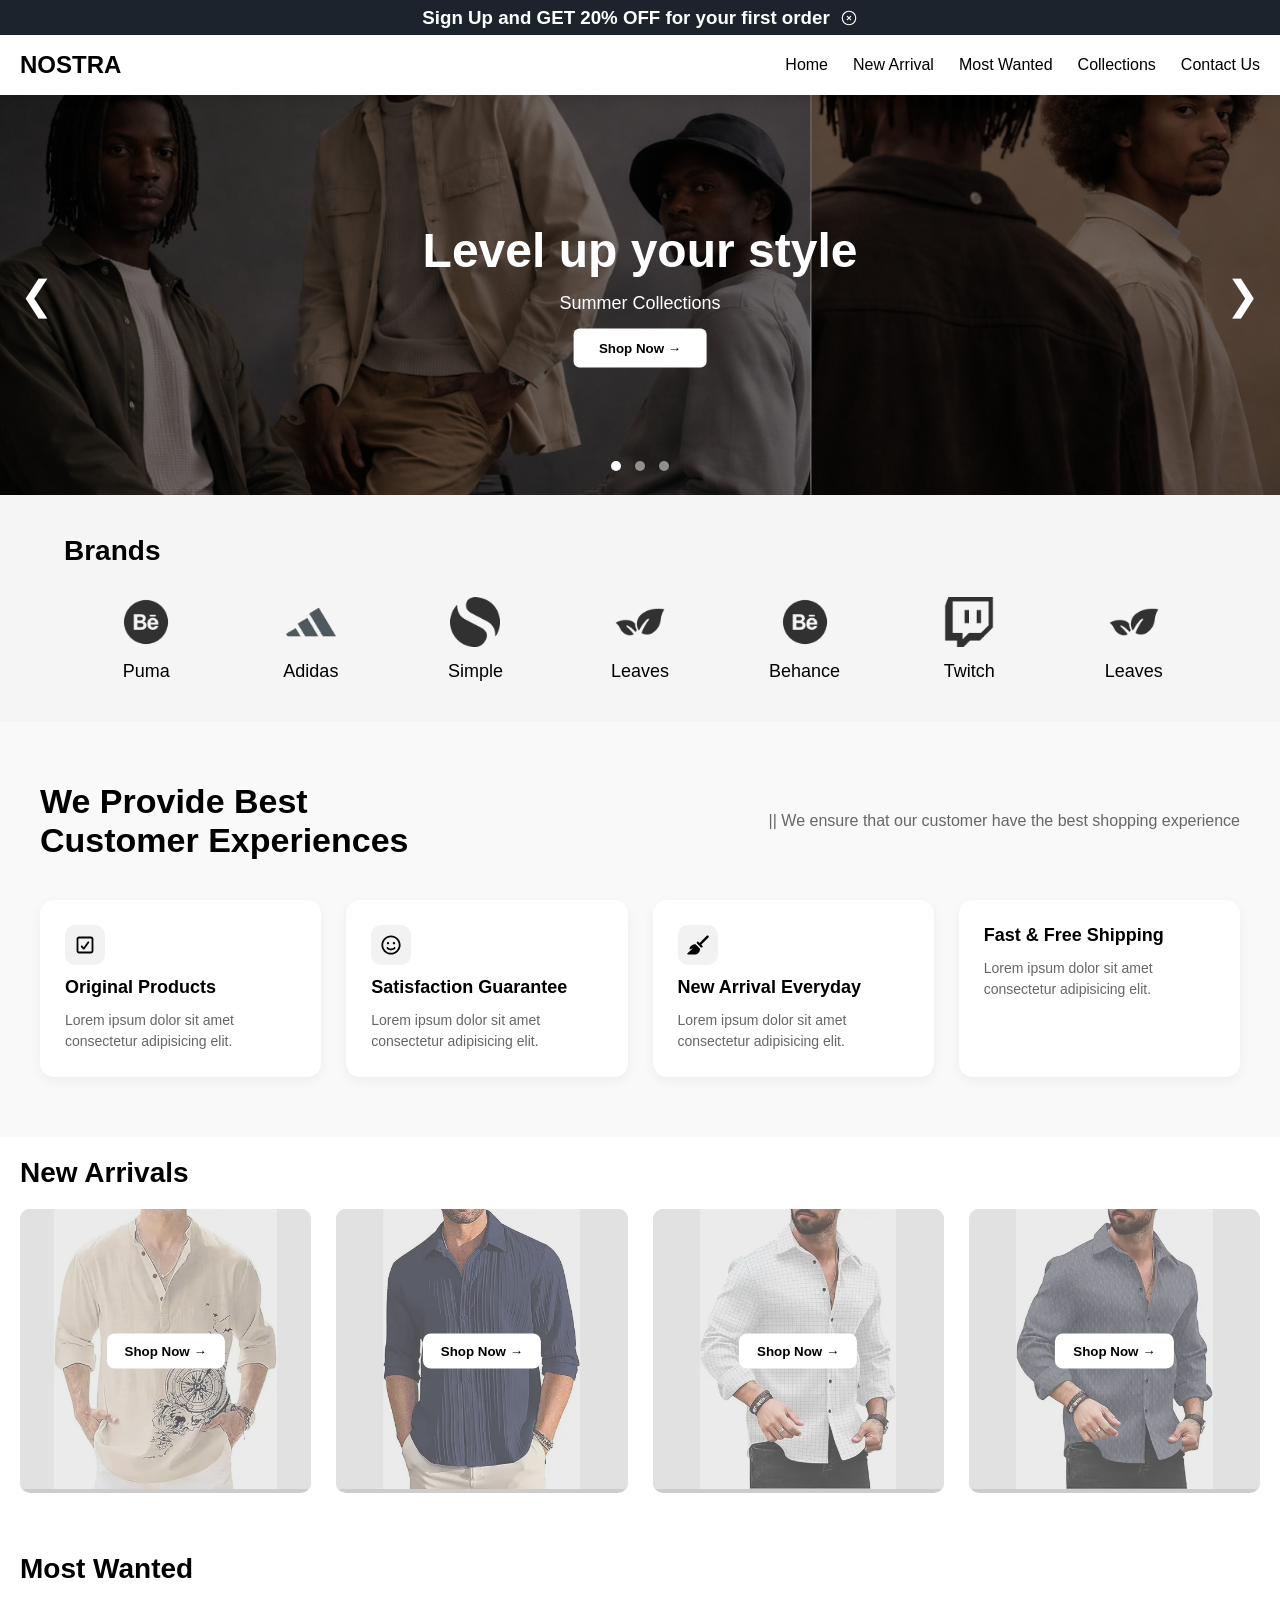
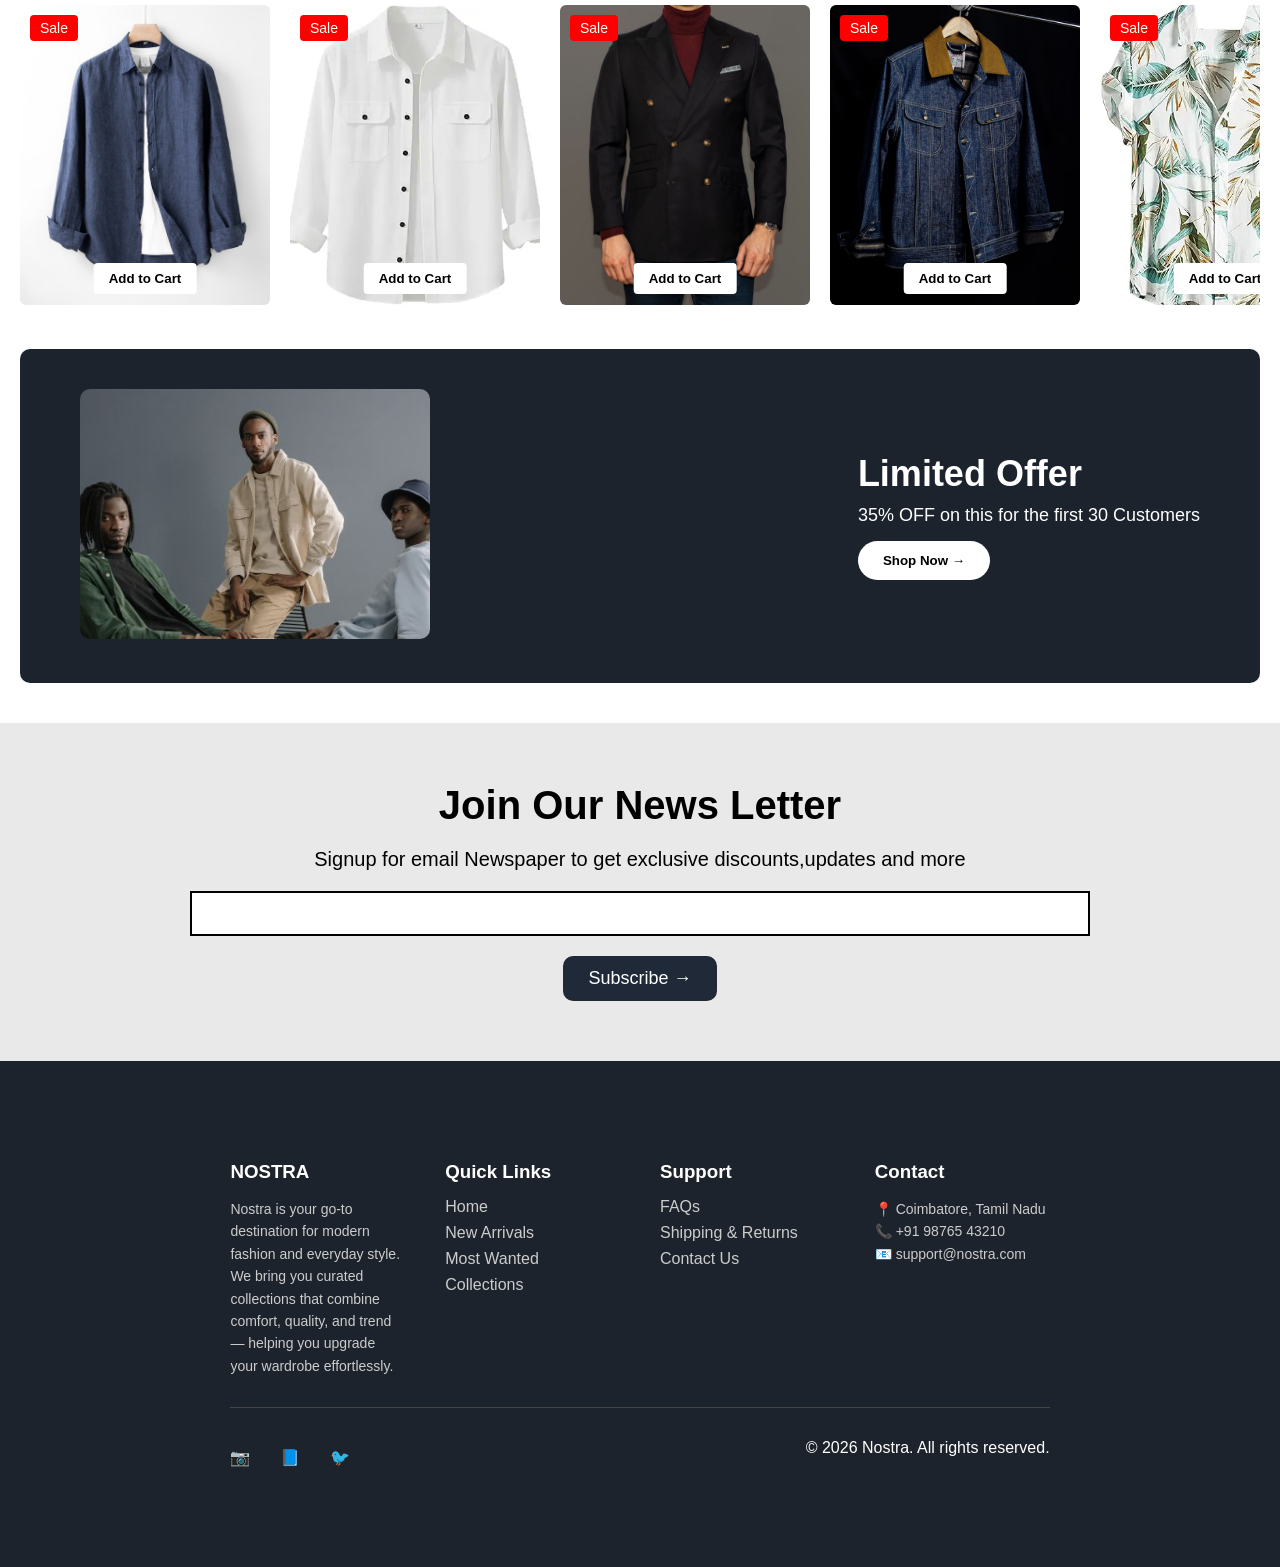
<file: index.html>
<!DOCTYPE html>
<html lang="en">

<head>
<meta charset="UTF-8">
<meta name="viewport" content="width=device-width, initial-scale=1.0">
<title>Nostra</title>

<link rel="stylesheet" href="style.css">
</head>

<body>

<!-- Top Advertisement -->

<section class="top-ad" id = "topAd">
<h3>Sign Up and GET 20% OFF for your first order</h3>

<svg class="close-icon" onclick="closeAd()" xmlns="http://www.w3.org/2000/svg" fill="none"
viewBox="0 0 24 24" stroke-width="1.5" stroke="currentColor">
<path stroke-linecap="round" stroke-linejoin="round"
d="m9.75 9.75 4.5 4.5m0-4.5-4.5 4.5M21 12a9 9 0 1 1-18 0 9 9 0 0 1 18 0Z"/>
</svg>
</section>

<!-- Navbar -->

<section class="navbar">

    <h1>NOSTRA</h1>

    <!-- DESKTOP MENU -->
    <div class="navbar--s1" id="navLinks">
        <a href="index.html">Home</a>
        <a href="#new-arrivals">New Arrival</a>
        <a href="#most-wanted">Most Wanted</a>
        <a href="collections.html">Collections</a>
        <a href="contact.html">Contact Us</a>
    </div>

    <!-- HAMBURGER -->
    <div class="hamburger" onclick="toggleMenu()">
        ☰
    </div>

</section>

<section class="slider">

<div class="slides">

  <div class="slide" style="background-image: url('img/sld1.png');">
    <div class="overlay"></div>
    <div class="slider-content">
      <h1>Level up your style</h1>
      <p>Summer Collections</p>
      <button class="slider-btn">Shop Now →</button>
    </div>
  </div>

  <div class="slide" style="background-image: url('img/sld1.png');">
    <div class="overlay"></div>
    <div class="slider-content">
      <h1>Upgrade your wardrobe</h1>
      <p>New Arrivals</p>
      <button class="slider-btn">Shop Now →</button>
    </div>
  </div>

  <div class="slide" style="background-image: url('img/sld1.png');">
    <div class="overlay"></div>
    <div class="slider-content">
      <h1>Fresh looks everyday</h1>
      <p>Trending Styles</p>
      <button class="slider-btn">Shop Now →</button>
    </div>
  </div>

</div>

  <!-- Arrows -->
  <div class="arrow left" onclick="prevSlide()">❮</div>
  <div class="arrow right" onclick="nextSlide()">❯</div>

  <!-- Dots -->
  <div class="dots">
    <span class="dot active" onclick="goToSlide(0)"></span>
    <span class="dot" onclick="goToSlide(1)"></span>
    <span class="dot" onclick="goToSlide(2)"></span>
  </div>

</section>



    <!-- BRANDS SECTION -->
<section class="brands">

    <h2>Brands</h2>

    <div class="brand-container">

        <div class="brand">
            <img src="img/puma.png">
            <p>Puma</p>
        </div>

        <div class="brand">
            <img src="img/adidas.png">
            <p>Adidas</p>
        </div>

        <div class="brand">
            <img src="img/simnple.png">
            <p>Simple</p>
        </div>

        <div class="brand">
            <img src="img/leaves.png">
            <p>Leaves</p>
        </div>

        <div class="brand">
            <img src="img/behance.png">
            <p>Behance</p>
        </div>

        <div class="brand">
            <img src="img/ywitch.png">
            <p>Twitch</p>
        </div>

        <div class="brand">
            <img src="img/leaves.png">
            <p>Leaves</p>
        </div>

    </div>

</section>


<!--customer review-->

<section class="review">
    <div class="review-header">
        <h1>We Provide Best <br> Customer Experiences</h1>
        <p>|| We ensure that our customer have the best shopping experience</p>
    </div>

    <div class="rvw">
        <!-- Card 1 -->
        <div class="rvw-card">
            <svg xmlns="http://www.w3.org/2000/svg" viewBox="0 0 640 640"><!--!Font Awesome Free v7.2.0 by @fontawesome - https://fontawesome.com License - https://fontawesome.com/license/free Copyright 2026 Fonticons, Inc.--><path fill="rgb(2, 2, 2)" d="M480 96C515.3 96 544 124.7 544 160L544 480C544 515.3 515.3 544 480 544L160 544C124.7 544 96 515.3 96 480L96 160C96 124.7 124.7 96 160 96L480 96zM160 144C151.2 144 144 151.2 144 160L144 480C144 488.8 151.2 496 160 496L480 496C488.8 496 496 488.8 496 480L496 160C496 151.2 488.8 144 480 144L160 144zM390.7 233.9C398.5 223.2 413.5 220.8 424.2 228.6C434.9 236.4 437.3 251.4 429.5 262.1L307.4 430.1C303.3 435.8 296.9 439.4 289.9 439.9C282.9 440.4 276 437.9 271.1 433L215.2 377.1C205.8 367.7 205.8 352.5 215.2 343.2C224.6 333.9 239.8 333.8 249.1 343.2L285.1 379.2L390.7 234z"/></svg>
            <h3>Original Products</h3>
            <p>Lorem ipsum dolor sit amet consectetur adipisicing elit.</p>
        </div>

        <!-- Card 2 -->
        <div class="rvw-card">
            <svg xmlns="http://www.w3.org/2000/svg" viewBox="0 0 640 640"><!--!Font Awesome Free v7.2.0 by @fontawesome - https://fontawesome.com License - https://fontawesome.com/license/free Copyright 2026 Fonticons, Inc.--><path fill="rgb(2, 2, 2)" d="M528 320C528 205.1 434.9 112 320 112C205.1 112 112 205.1 112 320C112 434.9 205.1 528 320 528C434.9 528 528 434.9 528 320zM64 320C64 178.6 178.6 64 320 64C461.4 64 576 178.6 576 320C576 461.4 461.4 576 320 576C178.6 576 64 461.4 64 320zM241.3 383.4C256.3 399 282.4 416 320 416C357.6 416 383.7 399 398.7 383.4C407.9 373.8 423.1 373.5 432.6 382.7C442.1 391.9 442.5 407.1 433.3 416.6C411.2 439.6 373.3 464 320 464C266.7 464 228.8 439.6 206.7 416.6C197.5 407 197.8 391.8 207.4 382.7C217 373.6 232.2 373.8 241.3 383.4zM208 272C208 254.3 222.3 240 240 240C257.7 240 272 254.3 272 272C272 289.7 257.7 304 240 304C222.3 304 208 289.7 208 272zM400 240C417.7 240 432 254.3 432 272C432 289.7 417.7 304 400 304C382.3 304 368 289.7 368 272C368 254.3 382.3 240 400 240z"/></svg>
            <h3>Satisfaction Guarantee</h3>
            <p>Lorem ipsum dolor sit amet consectetur adipisicing elit.</p>
        </div>

        <!-- Card 3 -->
        <div class="rvw-card">
        <svg xmlns="http://www.w3.org/2000/svg" viewBox="0 0 640 640"><!--!Font Awesome Free v7.2.0 by @fontawesome - https://fontawesome.com License - https://fontawesome.com/license/free Copyright 2026 Fonticons, Inc.--><path fill="rgb(2, 2, 2)" d="M598.6 118.6C611.1 106.1 611.1 85.8 598.6 73.3C586.1 60.8 565.8 60.8 553.3 73.3L361.3 265.3L326.6 230.6C322.4 226.4 316.6 224 310.6 224C298.1 224 288 234.1 288 246.6L288 275.7L396.3 384L425.4 384C437.9 384 448 373.9 448 361.4C448 355.4 445.6 349.6 441.4 345.4L406.7 310.7L598.7 118.7zM373.1 417.4L254.6 298.9C211.9 295.2 169.4 310.6 138.8 341.2L130.8 349.2C108.5 371.5 96 401.7 96 433.2C96 440 103.1 444.4 109.2 441.4L160.3 415.9C165.3 413.4 169.8 420 165.7 423.8L39.3 537.4C34.7 541.6 32 547.6 32 553.9C32 566.1 41.9 576 54.1 576L227.4 576C266.2 576 303.3 560.6 330.8 533.2C361.4 502.6 376.7 460.1 373.1 417.4z"/></svg>
            <h3>New Arrival Everyday</h3>
            <p>Lorem ipsum dolor sit amet consectetur adipisicing elit.</p>
        </div>

        <!-- Card 4 -->
        <div class="rvw-card">
    
            <h3>Fast & Free Shipping</h3>
            <p>Lorem ipsum dolor sit amet consectetur adipisicing elit.</p>
        </div>
    </div>
</section>


<!--New Arrival-->
<section id ="new-arrivals">
  <h2>New Arrivals</h2>

  <div class="new-arr">

    <div class="image-card">
      <img src="img/new1.webp">
      <button>Shop Now →</button>
    </div>

    <div class="image-card">
      <img src="img/new2.webp">
      <button>Shop Now →</button>
    </div>

    <div class="image-card">
      <img src="img/new3.webp">
      <button>Shop Now →</button>
    </div>

    <div class="image-card">
      <img src="img/new4.webp">
      <button>Shop Now →</button>
    </div>

  </div>
</section>

<!-- MOST WANTED -->

<section id ="most-wanted">

<h1 class="section-title">Most Wanted</h1>

<div class="most-wanted-container">

<div class="product-card">
<span class="sale-badge">Sale</span>
<img src="img/shirt.jpg">
<button class="add-cart">Add to Cart</button>
</div>

<div class="product-card">
<span class="sale-badge">Sale</span>
<img src="img/shirt a.webp">
<button class="add-cart">Add to Cart</button>
</div>

<div class="product-card">
<span class="sale-badge">Sale</span>
<img src="img/shirt4.jpg">
<button class="add-cart">Add to Cart</button>
</div>

<div class="product-card">
<span class="sale-badge">Sale</span>
<img src="img/shirt3.jpg">
<button class="add-cart">Add to Cart</button>
</div>


<div class="product-card">
<span class="sale-badge">Sale</span>
<img src="img/shirt b.webp">
<button class="add-cart">Add to Cart</button>
</div>

<div class="product-card">
<span class="sale-badge">Sale</span>
<img src="img/shirt c.webp">
<button class="add-cart">Add to Cart</button>
</div>

<div class="product-card">
<span class="sale-badge">Sale</span>
<img src="img/shirt d.webp">
<button class="add-cart">Add to Cart</button>
</div>

<div class="product-card">
<span class="sale-badge">Sale</span>
<img src="img/shirt e.webp">
<button class="add-cart">Add to Cart</button>
</div>

<div class="product-card">
<span class="sale-badge">Sale</span>
<img src="img/shirt f.webp">
<button class="add-cart">Add to Cart</button>
</div>


</div>

<div class="limited-offer">

    <div class="limited-img">
        <img src="img/limited.jpg" alt="Limited Offer">
    </div>

    <div class="LMtxt">
        <h1>Limited Offer</h1>
        <p>35% OFF on this for the first 30 Customers</p>
        <button class="shop-now">Shop Now →</button>
    </div>

</div>

</section>

<!--NEWS LETTER-->
<section class = "newsletter">
    <h1>Join Our News Letter</h1>
    <p>Signup for email Newspaper to get exclusive discounts,updates and more</p>
    <input type = "text" class = "NL">
    
    <button class = "subscribe-btn">Subscribe → </button>

</section>



<!-- Footer -->

<section class="footer"><section class="footer">

    <div class="footer-container">

        <!-- BRAND -->
        <div class="footer-col">
            <h1>NOSTRA</h1>
            <p>
                Nostra is your go-to destination for modern fashion and everyday style. 
                We bring you curated collections that combine comfort, quality, and trend — 
                helping you upgrade your wardrobe effortlessly.
            </p>
        </div>

        <!-- QUICK LINKS -->
        <div class="footer-col">
            <h3>Quick Links</h3>
            <a href="index.html">Home</a>
            <a href="#new-arrivals">New Arrivals</a>
            <a href="#most-wanted">Most Wanted</a>
            <a href="collections.html">Collections</a>
        </div>

        <!-- SUPPORT -->
        <div class="footer-col">
            <h3>Support</h3>
            <a href="#">FAQs</a>
            <a href="#">Shipping & Returns</a>
            <a href="contact.html">Contact Us</a>
        </div>

        <!-- CONTACT -->
        <div class="footer-col">
            <h3>Contact</h3>
            <p>📍 Coimbatore, Tamil Nadu</p>
            <p>📞 +91 98765 43210</p>
            <p>📧 support@nostra.com</p>
        </div>

    </div>

    <!-- SOCIAL -->
    <div class="footer-bottom">
        <div class="social-icons">
            <span>📷</span>
            <span>📘</span>
            <span>🐦</span>
        </div>

        <p>© 2026 Nostra. All rights reserved.</p>
    </div>

</section>
<script src = "main.js"></script>

<script>

</script>
</body>
</html>
</file>
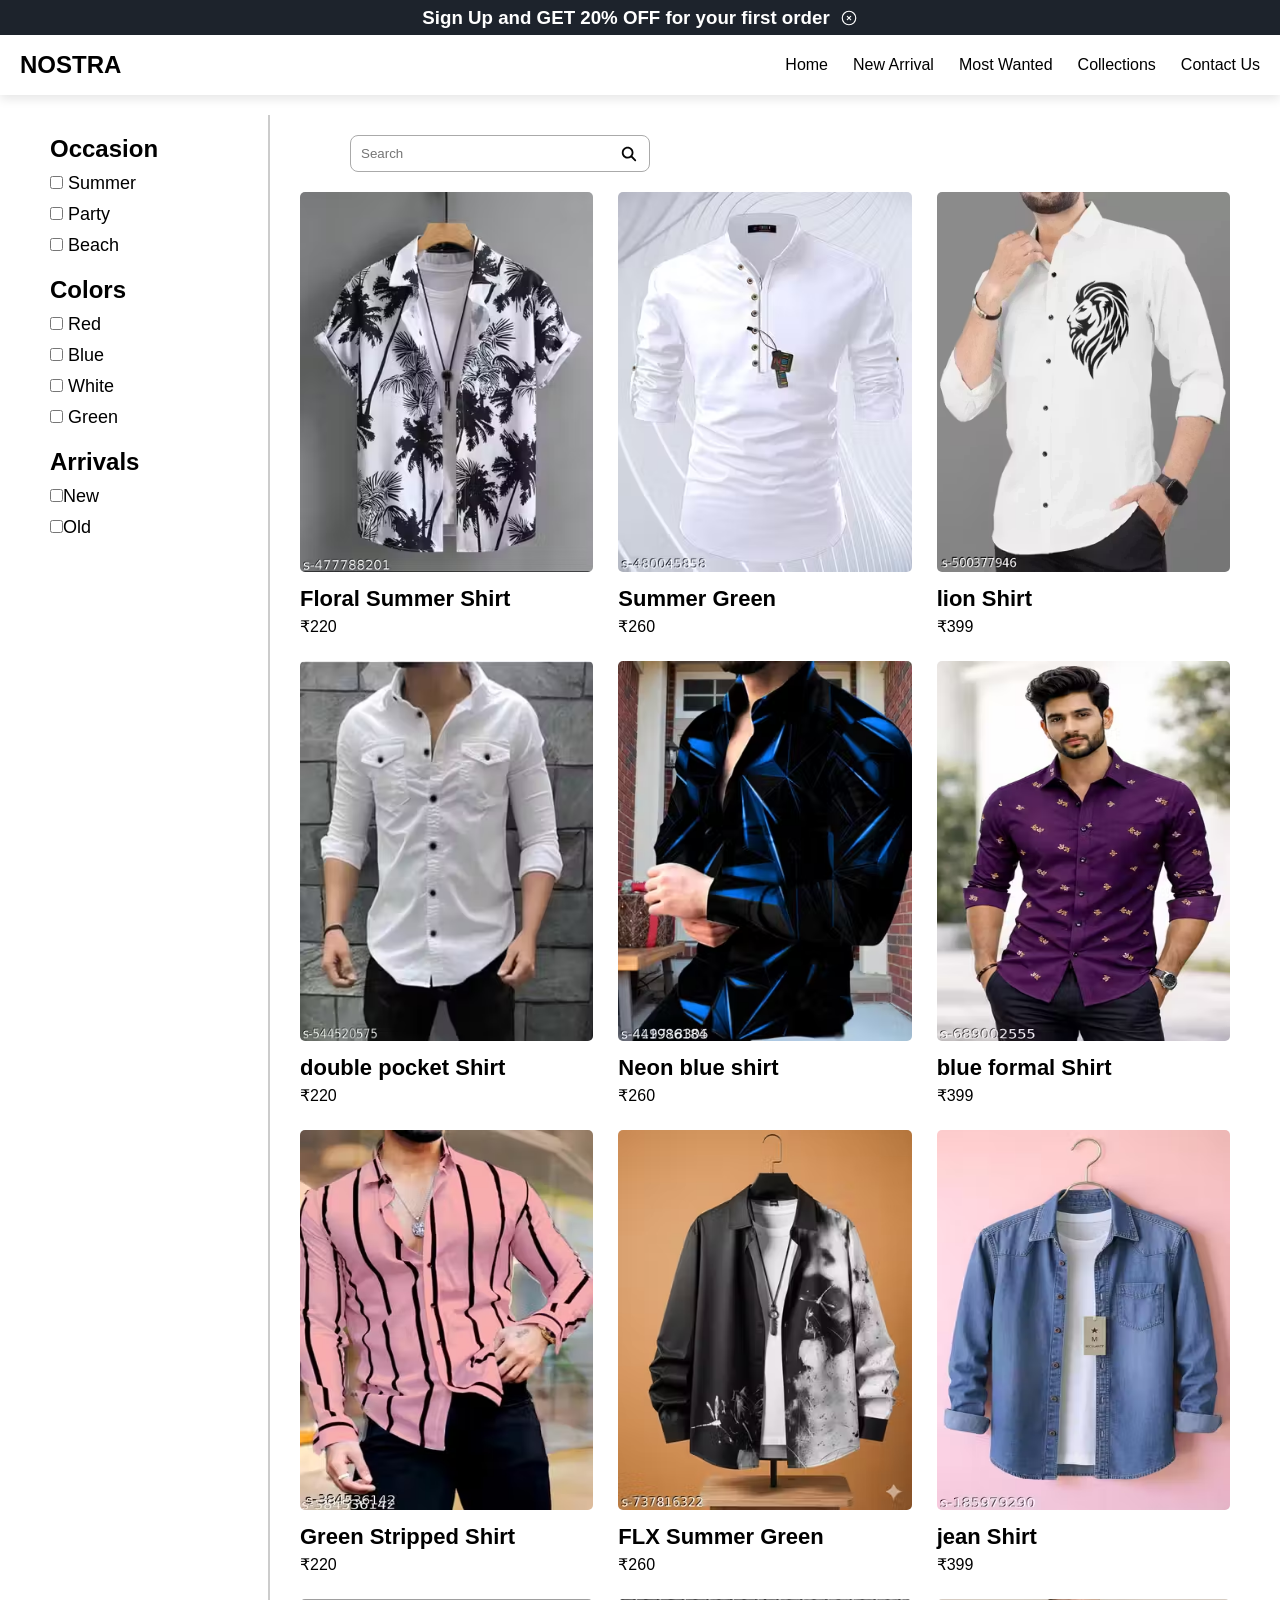
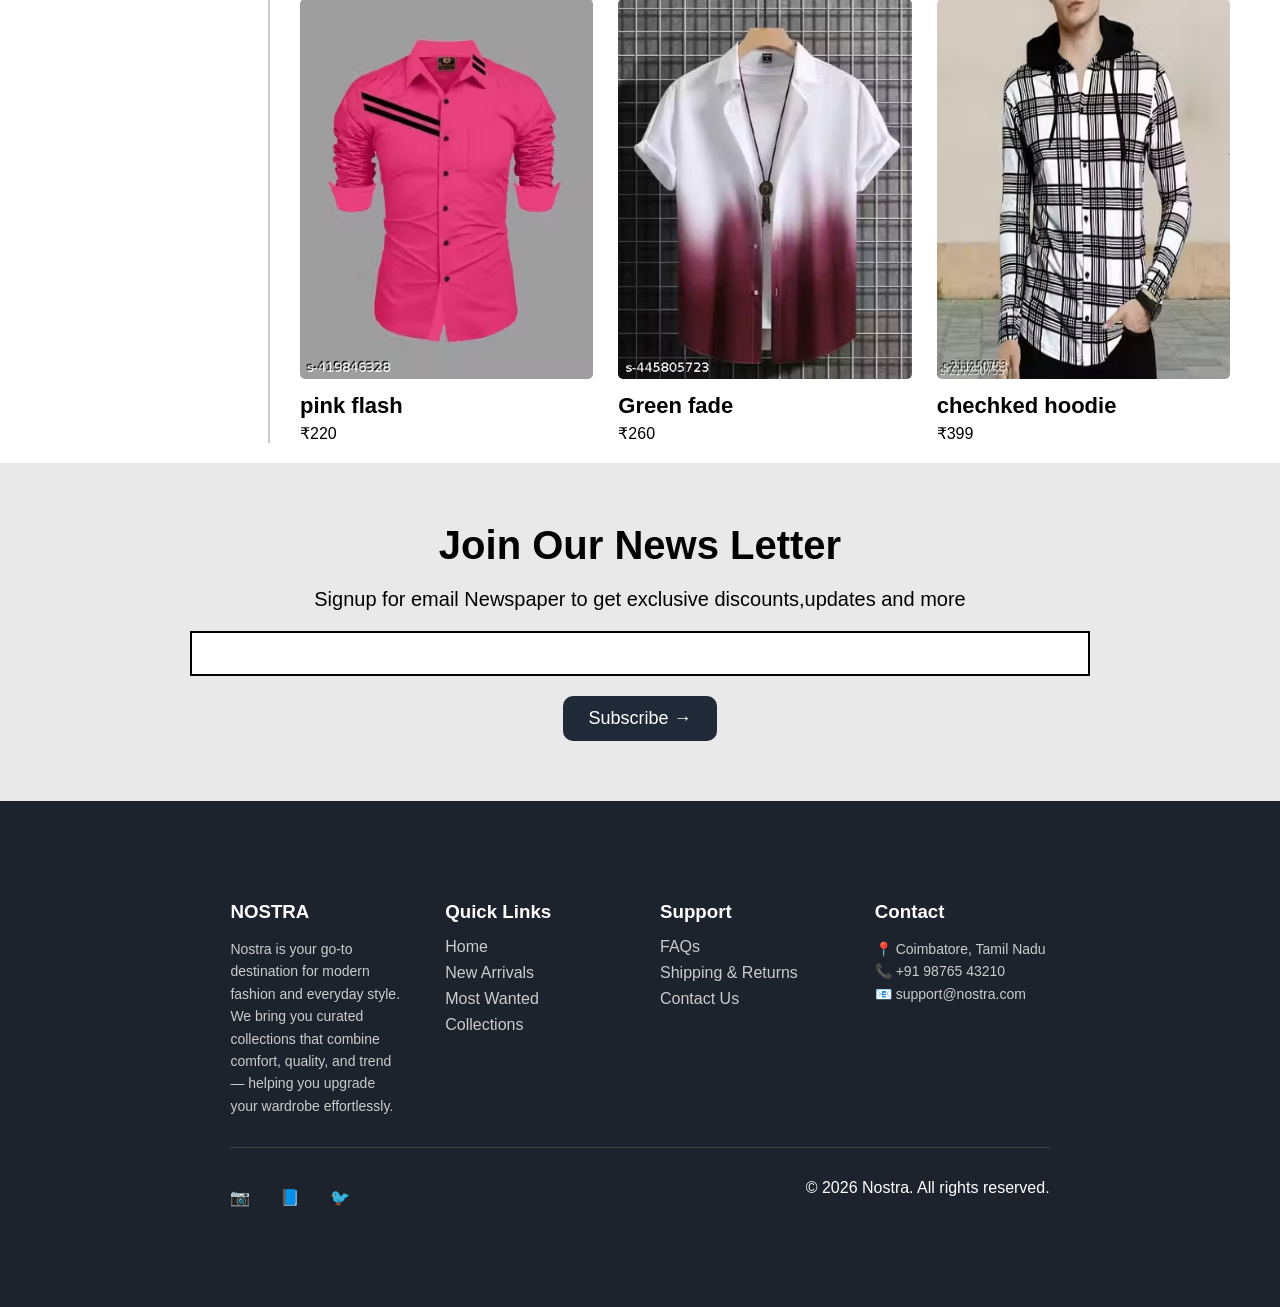
<file: collections.html>
<!DOCTYPE html>
<html lang="en">

<head>
<meta charset="UTF-8">
<meta name="viewport" content="width=device-width, initial-scale=1.0">
<title>Nostra</title>

<link rel="stylesheet" href="style.css">
</head>

<body>

<!-- Top Advertisement -->

<section class="top-ad" id ="topAd">
<h3>Sign Up and GET 20% OFF for your first order</h3>

<svg class="close-icon" onclick="closeAd()" xmlns="http://www.w3.org/2000/svg" fill="none"
viewBox="0 0 24 24" stroke-width="1.5" stroke="currentColor">
<path stroke-linecap="round" stroke-linejoin="round"
d="m9.75 9.75 4.5 4.5m0-4.5-4.5 4.5M21 12a9 9 0 1 1-18 0 9 9 0 0 1 18 0Z"/>
</svg>
</section>

<!-- Navbar -->

<section class="navbar">

    <h1>NOSTRA</h1>

    <!-- DESKTOP MENU -->
    <div class="navbar--s1" id="navLinks">
        <a href="index.html">Home</a>
        <a href="#new-arrivals">New Arrival</a>
        <a href="#most-wanted">Most Wanted</a>
        <a href="collections.html">Collections</a>
        <a href="contact.html">Contact Us</a>
    </div>

    <!-- HAMBURGER -->
    <div class="hamburger" onclick="toggleMenu()">
        ☰
    </div>

</section>



<section class="collection">

    <!-- LEFT FILTER -->
    <div class="filter">
        <h2>Occasion</h2>
        <label><input type="checkbox"> Summer</label>
        <label><input type="checkbox"> Party</label>
        <label><input type="checkbox"> Beach</label>

        <h2>Colors</h2>
        <label><input type="checkbox"> Red</label>
        <label><input type="checkbox"> Blue</label>
        <label><input type="checkbox"> White</label>
        <label><input type="checkbox"> Green</label>

        <h2>Arrivals</h2>
        <label><input type = "checkbox">New</label>
        <label><input type = "checkbox">Old</label>
    </div>

    <!-- RIGHT CONTENT -->
    <div class="products">

        <!-- SEARCH -->
        <div class="search-box">
            <input type="text" placeholder="Search">
            <svg class="search-icon" xmlns="http://www.w3.org/2000/svg" viewBox="0 0 640 640">
            <path fill="rgb(5, 5, 5)" d="M480 272C480 317.9 465.1 360.3 440 394.7L566.6 521.4C579.1 533.9 579.1 554.2 566.6 566.7C554.1 579.2 533.8 579.2 521.3 566.7L394.7 440C360.3 465.1 317.9 480 272 480C157.1 480 64 386.9 64 272C64 157.1 157.1 64 272 64C386.9 64 480 157.1 480 272zM272 416C351.5 416 416 351.5 416 272C416 192.5 351.5 128 272 128C192.5 128 128 192.5 128 272C128 351.5 192.5 416 272 416z"/>
        </svg>
        </div>

        <!-- PRODUCT GRID -->
        <div class="product-grid">

            <div class="card" data-name ="Floral Summer Shirt"  data-category="beach white new">
                <img src="img/cim1.avif">
                <h3>Floral Summer Shirt</h3>
                <p>₹220</p>
            </div>

            <div class="card"  data-name ="Summer Green"  data-category="white old">
                <img src="img/cim 2.avif">
                <h3>Summer Green</h3>
                <p>₹260</p>
            </div>

            <div class="card"  data-name ="lion Shirt"  data-category="white new">
                <img src="img/cim 3.avif">
                <h3>lion Shirt</h3>
                <p>₹399</p>
            </div>

            <div class="card"  data-name ="double pocke Shirt"  data-category="white new">
                <img src="img/cim4.avif">
                <h3>double pocket Shirt</h3>
                <p>₹220</p>
            </div>

            <div class="card" data-name ="neon blue Shirt"  data-category="party blue old">
                <img src="img/cim5.avif">
                <h3>Neon blue shirt</h3>
                <p>₹260</p>
            </div>

            <div class="card"  data-name ="blue formal Shirt"  data-category="blue old">
                <img src="img/cim6.avif">
                <h3>blue formal Shirt</h3>
                <p>₹399</p>
            </div>

                <div class="card"  data-name ="Green striped Shirt"  data-category="summer green new">
                <img src="img/cim7.avif">
                <h3>Green Stripped Shirt</h3>
                <p>₹220</p>
            </div>

            <div class="card"  data-name ="FLX Summer Shirt"  data-category="party white new">
                <img src="img/cim8.avif">
                <h3> FLX Summer Green</h3>
                <p>₹260</p>
            </div>

            <div class="card"  data-name ="jean  Shirt"  data-category="summer blue new">
                <img src="img/cim9.avif">
                <h3>jean  Shirt</h3>
                <p>₹399</p>
            </div>

            <div class="card"  data-name ="pink flash"  data-category="summer red new">
                <img src="img/cim10.avif">
                <h3>pink flash</h3>
                <p>₹220</p>
            </div>

            <div class="card"  data-name ="green fade Shirt"  data-category="beach green new">
                <img src="img/cim111.avif">
                <h3>Green fade</h3>
                <p>₹260</p>
            </div>

            <div class="card"  data-name ="checked hoodie"  data-category="party white new">
                <img src="img/cim12.avif">
                <h3>chechked hoodie</h3>
                <p>₹399</p>
            </div>

            <!-- Add more cards -->
        </div>

    </div>
</section>



<!--NEWS LETTER-->
<section class = "newsletter">
    <h1>Join Our News Letter</h1>
    <p>Signup for email Newspaper to get exclusive discounts,updates and more</p>
    <input type = "text" class = "NL">
    
    <button class = "subscribe-btn">Subscribe → </button>

</section>

<!-- Footer -->

<section class="footer"><section class="footer">

    <div class="footer-container">

        <!-- BRAND -->
        <div class="footer-col">
            <h1>NOSTRA</h1>
            <p>
                Nostra is your go-to destination for modern fashion and everyday style. 
                We bring you curated collections that combine comfort, quality, and trend — 
                helping you upgrade your wardrobe effortlessly.
            </p>
        </div>

        <!-- QUICK LINKS -->
        <div class="footer-col">
            <h3>Quick Links</h3>
            <a href="index.html">Home</a>
            <a href="#new-arrivals">New Arrivals</a>
            <a href="#most-wanted">Most Wanted</a>
            <a href="collections.html">Collections</a>
        </div>

        <!-- SUPPORT -->
        <div class="footer-col">
            <h3>Support</h3>
            <a href="#">FAQs</a>
            <a href="#">Shipping & Returns</a>
            <a href="contact.html">Contact Us</a>
        </div>

        <!-- CONTACT -->
        <div class="footer-col">
            <h3>Contact</h3>
            <p>📍 Coimbatore, Tamil Nadu</p>
            <p>📞 +91 98765 43210</p>
            <p>📧 support@nostra.com</p>
        </div>

    </div>

    <!-- SOCIAL -->
    <div class="footer-bottom">
        <div class="social-icons">
            <span>📷</span>
            <span>📘</span>
            <span>🐦</span>
        </div>

        <p>© 2026 Nostra. All rights reserved.</p>
    </div>

</section>


<script src="main.js"></script>
</body>
</file>
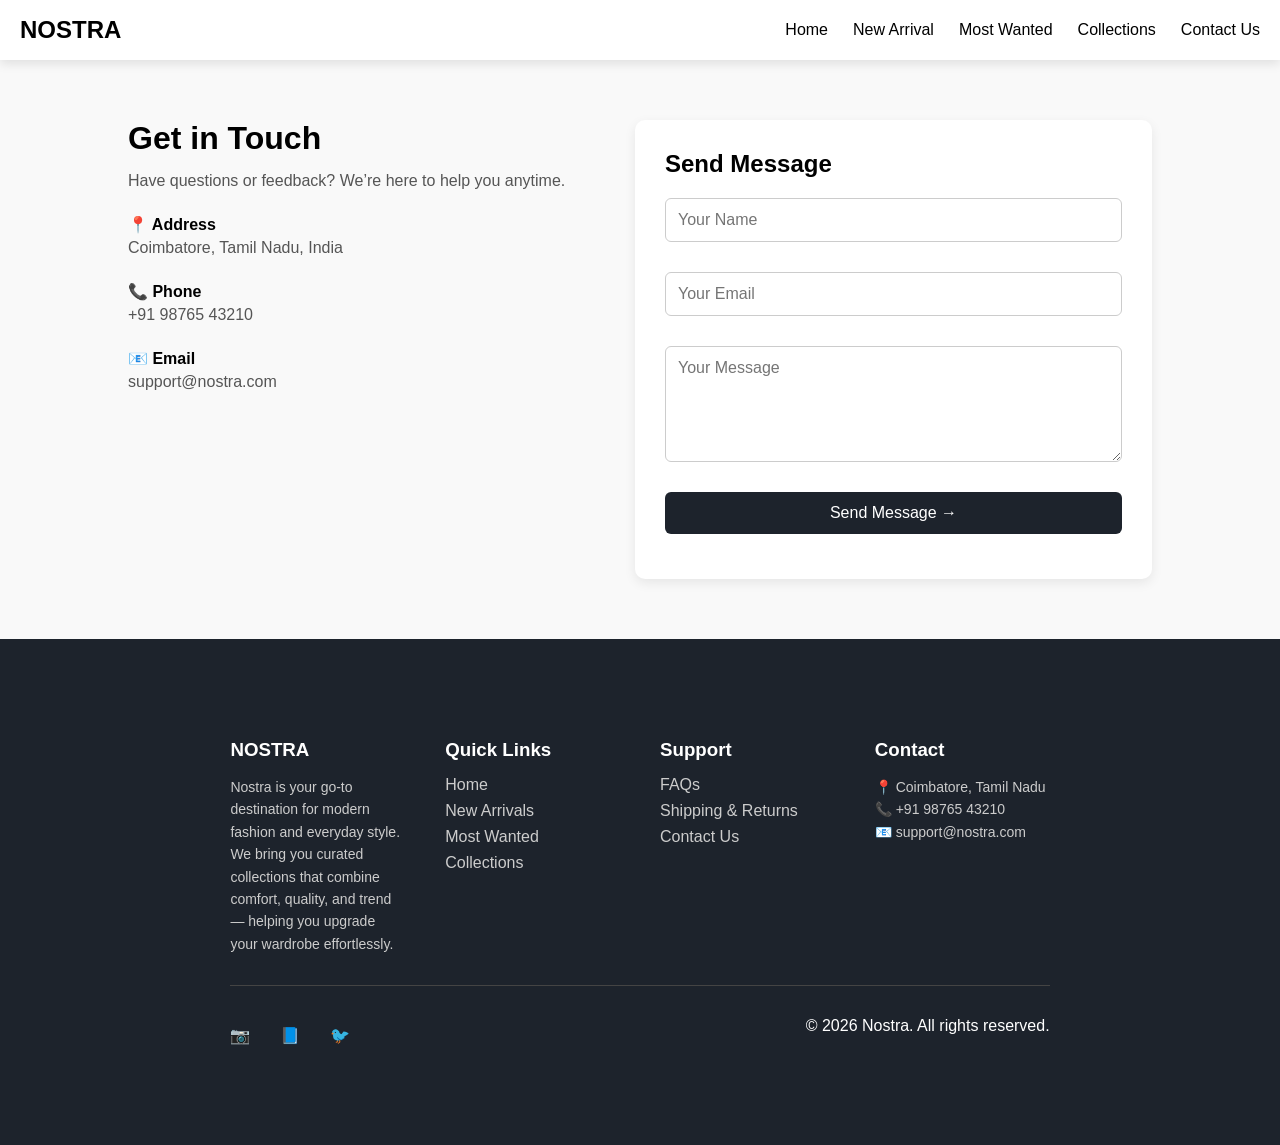
<file: contact.html>
<!DOCTYPE html>
<html lang="en">
<head>
<meta charset="UTF-8">
<meta name="viewport" content="width=device-width, initial-scale=1.0">
<title>Contact - Nostra</title>
<link rel="stylesheet" href="style.css">
</head>

<body>

<section class="navbar">

    <h1>NOSTRA</h1>

    <!-- DESKTOP MENU -->
    <div class="navbar--s1" id="navLinks">
        <a href="index.html">Home</a>
        <a href="#new-arrivals">New Arrival</a>
        <a href="#most-wanted">Most Wanted</a>
        <a href="collections.html">Collections</a>
        <a href="contact.html">Contact Us</a>
    </div>

    <!-- HAMBURGER -->
    <div class="hamburger" onclick="toggleMenu()">
        ☰
    </div>

</section>


<!-- CONTACT SECTION -->
<section class="contact">

    <div class="contact-container">

        <!-- LEFT SIDE -->
        <div class="contact-info">
            <h2>Get in Touch</h2>
            <p>Have questions or feedback? We’re here to help you anytime.</p>

            <div class="info-box">
                <h4>📍 Address</h4>
                <p>Coimbatore, Tamil Nadu, India</p>
            </div>

            <div class="info-box">
                <h4>📞 Phone</h4>
                <p>+91 98765 43210</p>
            </div>

            <div class="info-box">
                <h4>📧 Email</h4>
                <p>support@nostra.com</p>
            </div>
        </div>

        <!-- RIGHT SIDE FORM -->
        <div class="contact-form">
            <h2>Send Message</h2>

            <form id="contactForm">

                <input type="text" id="name" placeholder="Your Name">
                <small class="error" id="nameError"></small>

                <input type="email" id="email" placeholder="Your Email">
                <small class="error" id="emailError"></small>

                <textarea id="message" placeholder="Your Message" rows="5"></textarea>
                <small class="error" id="messageError"></small>

                <button type="submit">Send Message →</button>

                <p class="success" id="successMsg"></p>

            </form>

        </div>

    </div>

</section>

<!-- Footer -->

<section class="footer"><section class="footer">

    <div class="footer-container">

        <!-- BRAND -->
        <div class="footer-col">
            <h1>NOSTRA</h1>
            <p>
                Nostra is your go-to destination for modern fashion and everyday style. 
                We bring you curated collections that combine comfort, quality, and trend — 
                helping you upgrade your wardrobe effortlessly.
            </p>
        </div>

        <!-- QUICK LINKS -->
        <div class="footer-col">
            <h3>Quick Links</h3>
            <a href="index.html">Home</a>
            <a href="#new-arrivals">New Arrivals</a>
            <a href="#most-wanted">Most Wanted</a>
            <a href="collections.html">Collections</a>
        </div>

        <!-- SUPPORT -->
        <div class="footer-col">
            <h3>Support</h3>
            <a href="#">FAQs</a>
            <a href="#">Shipping & Returns</a>
            <a href="contact.html">Contact Us</a>
        </div>

        <!-- CONTACT -->
        <div class="footer-col">
            <h3>Contact</h3>
            <p>📍 Coimbatore, Tamil Nadu</p>
            <p>📞 +91 98765 43210</p>
            <p>📧 support@nostra.com</p>
        </div>

    </div>

    <!-- SOCIAL -->
    <div class="footer-bottom">
        <div class="social-icons">
            <span>📷</span>
            <span>📘</span>
            <span>🐦</span>
        </div>

        <p>© 2026 Nostra. All rights reserved.</p>
    </div>

</section>
<script src="main.js"></script>

</body>
</html>
</file>
<file: style.css>
*{
margin:0;
padding:0;
box-sizing:border-box;
font-family:Arial;
}

/* Top Ad */

.top-ad{
background-color:#1D232C;
color:white;
height:35px;

display:flex;
justify-content:center;
align-items:center;
gap:10px;
}

.close-icon{
width:18px;
height:18px;
cursor:pointer;
}

/* Navbar */

.navbar{
height:60px;
display:flex;
justify-content:space-between;
align-items:center;
padding:0 20px;
position : sticky;
top : 0;
z-index: 90;
background-color: #FFFFFF;
   box-shadow: 0 4px 10px rgba(0, 0, 0, 0.1);
}

.navbar--s1{
display:flex;
gap:25px;
align-items:center;
}

.navbar--s1 a{
text-decoration:none;
color:black;
font-weight:500;
}

/* Slider */

.slider{
height:500px;
background:#ddd;
}

/* Footer */

.footer {
    background-color: #1D232C;
    color: white;
    padding: 50px 10%;
}

.footer-container {
    display: grid;
    grid-template-columns: repeat(4, 1fr);
    gap: 40px;
}

.footer-col h1,
.footer-col h3 {
    margin-bottom: 15px;
}

.footer-col p {
    font-size: 14px;
    line-height: 1.6;
    color: #ccc;
}

.footer-col a {
    display: block;
    text-decoration: none;
    color: #ccc;
    margin-bottom: 8px;
    transition: 0.3s;
}

.footer-col a:hover {
    color: white;
}

.footer-bottom {
    margin-top: 30px;
    border-top: 1px solid #444;
    padding-top: 20px;
    display: flex;
    justify-content: space-between;
    align-items: center;
}

.social-icons span {
    margin-right: 15px;
    cursor: pointer;
}

/* MOBILE */
@media (max-width: 768px) {
    .footer-container {
        grid-template-columns: 1fr 1fr;
    }
}
.social-icons{
margin-top:20px;
display:flex;
gap:15px;
}

.icon{
width:24px;
height:24px;
fill:white;
cursor:pointer;
}
.newsletter{
width:100%;
padding:60px 20px;
background:#e9e9e9;

display:flex;
flex-direction:column;
align-items:center;
text-align:center;
gap:20px;
}

.newsletter h1{
font-size:40px;
}

.newsletter p{
font-size:20px;
max-width:900px;
}

.NL{
width:80%;
max-width:900px;
height:45px;
border:2px solid black;
padding:10px;
font-size:16px;
}

.subscribe-btn{
background:#1f2937;
color:white;
padding:12px 25px;
border:none;
border-radius:10px;
font-size:18px;
cursor:pointer;
}
.img{
    height : 50px;
    width : 50px;
}
/* MOST WANTED */

#most-wanted{
padding:40px 20px;
}

.section-title{
font-size:28px;
margin-bottom:20px;
}

.most-wanted-container{
display:flex;
gap:20px;
overflow-x:auto;
}

.product-card{
position:relative;
min-width:250px;
}

.product-card img{
width:100%;
border-radius:6px;
}

.sale-badge{
position:absolute;
top:10px;
left:10px;
background:red;
color:white;
padding:5px 10px;
font-size:14px;
border-radius:4px;
}

.add-cart{
position:absolute;
bottom:15px;
left:50%;
transform:translateX(-50%);
padding:8px 15px;
border:none;
background:white;
cursor:pointer;
border-radius:4px;
font-weight:600;
}
.product-card img{
width:250px;
height:300px;
object-fit:cover;
border-radius:6px;
}
.limited-offer {
    display: flex;
    align-items: center;
    justify-content: space-between;
    gap: 40px;

    background-color: #1D232C;
    color: white;

    padding: 40px 60px;
    margin-top: 40px;
    border-radius: 10px;
}

/* IMAGE */
.limited-img img {
    width: 350px;
    height: 250px;
    object-fit: cover;
    border-radius: 10px;
}

/* TEXT */
.LMtxt {
    max-width: 500px;
}

.LMtxt h1 {
    font-size: 36px;
    margin-bottom: 10px;
}

.LMtxt p {
    font-size: 18px;
    margin-bottom: 15px;
}

/* BUTTON */
.shop-now {
    padding: 12px 25px;
    border-radius: 30px;
    border: none;
    background: white;
    color: black;
    font-weight: 600;
    cursor: pointer;
    transition: 0.3s;
}

.shop-now:hover {
    background: #ddd;
}
/* Section */
#new-arrivals {
  padding: 20px;
}

#new-arrivals h2 {
  font-size: 28px;
  margin-bottom: 20px;
}

/* Grid Layout */
.new-arr {
  display: grid;
  grid-template-columns: repeat(4, 1fr);
  gap: 25px;
}

/* Card */
.image-card {
  position: relative;
  background: #ccc;
  border-radius: 10px;
  overflow: hidden;
}

/* Image */
.image-card img {
  width: 100%;
  height: 280px;
  object-fit: contain; /* important */
  background: #eee;
  opacity: 0.6; /* faded look like your image */
}

/* Button */
.image-card button {
  position: absolute;
  top: 50%;
  left: 50%;
  transform: translate(-50%, -50%);
  
  background: #fff;
  border: none;
  padding: 10px 18px;
  border-radius: 8px;
  font-weight: 600;
  cursor: pointer;
}
.review {
    padding: 60px 40px;
    background-color: #f9f9f9;
}

/* Header */
.review-header {
    display: flex;
    justify-content: space-between;
    align-items: center;
    margin-bottom: 40px;
    flex-wrap: wrap;
    gap: 20px;
}

.review-header h1 {
    font-size: 34px;
    font-weight: 700;
}

.review-header p {
    font-size: 16px;
    color: #666;
}

/* Grid */
.rvw {
    display: grid;
    grid-template-columns: repeat(auto-fit, minmax(220px, 1fr));
    gap: 25px;
}

/* Card */
.rvw-card {
    background: #ffffff;
    padding: 25px;
    border-radius: 14px;
    display: flex;
    flex-direction: column;
    gap: 12px;
    transition: all 0.3s ease;
    box-shadow: 0 4px 12px rgba(0,0,0,0.05);
}

/* Hover effect */
.rvw-card:hover {
    transform: translateY(-8px);
    box-shadow: 0 8px 20px rgba(0,0,0,0.1);
}

/* Icon */
.rvw-card svg {
    width: 40px;
    height: 40px;
    fill: #111;
    background: #f2f2f2;
    padding: 8px;
    border-radius: 10px;
}

/* Text */
.rvw-card h3 {
    font-size: 18px;
    font-weight: 600;
}

.rvw-card p {
    font-size: 14px;
    color: #666;
    line-height: 1.5;
}
/* Slider */

.slider {
  height: 400px;
  overflow: hidden;
  position: relative;
}

.slides {
  display: flex;
  height: 100%;
  transition: transform 0.5s ease;
}

.slide {
  min-width: 100%;
  flex: 0 0 100%;       
  height: 100%;
  background-size: cover;
  background-position: center;
  position: relative;    
}
/* overlay */
.overlay {
  position: absolute;
  top: 0;      
  left: 0;     
  width: 100%;
  height: 100%;
  background: rgba(0,0,0,0.5);
}
/* text */
.slider-content {
  position: absolute;
  top: 50%;
  left: 50%;
  transform: translate(-50%, -50%);
  color: white;
  text-align: center;
  z-index: 2;   /* 🔥 ADD */
}
.slider-content h1 {
  font-size: 48px;
}

.slider-content p {
  margin: 15px 0;
  font-size: 18px;
}

.slider-btn {
  padding: 12px 25px;
  border: none;
  background: white;
  color: black;
  font-weight: 600;
  border-radius: 6px;
  cursor: pointer;
}

/* arrows */
.arrow {
  position: absolute;
  top: 50%;
  transform: translateY(-50%);
  font-size: 40px;
  color: white;
  cursor: pointer;
  z-index: 10;
}

.arrow.left { left: 20px; }
.arrow.right { right: 20px; }

/* dots */
.dots {
  position: absolute;
  bottom: 15px;
  width: 100%;
  text-align: center;
}

.dot {
  height: 10px;
  width: 10px;
  margin: 5px;
  display: inline-block;
  background: white;
  border-radius: 50%;
  opacity: 0.5;
  cursor: pointer;
}

.dot.active {
  opacity: 1;
}


.search-box {
    position: relative;
    width: 300px;
    margin: 20px 50px;
}

.sch {
    width: 100%;
    padding: 8px 35px 8px 10px; /* right padding for icon */
    border-radius: 5px;
    border: 1px solid #ccc;
}

.search-icon {
    position: absolute;
    right: 10px;
    top: 50%;
    transform: translateY(-50%);
    width: 18px;
    height: 18px;
    pointer-events: none; 
}
.collection {
    display: flex;
    gap: 30px;
    padding: 20px 50px;
}

/* LEFT FILTER */
.filter {
    width: 220px;
    border-right: 2px solid #ccc;
    padding-right: 20px;
}

.filter h2 {
    margin-top: 20px;
    font-size: 24px;
}

.filter label {
    display: block;
    margin: 10px 0;
    font-size: 18px;
}

/* RIGHT SIDE */
.products {
    flex: 1;
}

/* SEARCH */
.search-box {
    position: relative;
    margin-bottom: 20px;
}

.search-box input {
    width: 100%;
    padding: 10px 40px 10px 10px;
    border-radius: 8px;
    border: 1px solid #aaa;
}

.search-icon {
    position: absolute;
    right: 12px;
    top: 50%;
    transform: translateY(-50%);
    width: 18px;
}

/* GRID */
.product-grid {
    display: grid;
    grid-template-columns: repeat(3, 1fr);
    gap: 25px;
}

/* CARD */
.card img {
    width: 100%;
    border-radius: 5px;
    background: #eee;
    height : 380px;
}

.card h3 {
    margin: 10px 0 5px;
    font-size: 22px;
}

.card p {
    font-size: 16px;
}
.card {
    transition: 0.3s ease;
}
/* HAMBURGER */
.hamburger {
    display: none;
    font-size: 28px;
    cursor: pointer;
}

/* MOBILE RESPONSIVE */
@media (max-width: 768px) {

    .navbar--s1 {
        position: absolute;
        top: 60px;
        right: 0;
        background: white;
        width: 220px;
        height: 100vh;
        flex-direction: column;
        align-items: flex-start;
        padding: 20px;
        gap: 20px;

        transform: translateX(100%);
        transition: 0.3s ease;
    }

    .navbar--s1.active {
        transform: translateX(0);
    }

    .hamburger {
        display: block;
    }
}
@media (max-width: 768px) {

    .collection {
        flex-direction: column;
        padding: 20px;
    }

    .filter {
        width: 100%;
        border-right: none;
        border-bottom: 2px solid #ccc;
        padding-bottom: 15px;
    }

    .product-grid {
        grid-template-columns: repeat(2, 1fr);
    }

    .search-box {
        width: 100%;
        margin: 10px 0;
    }
}
@media (max-width: 480px) {

    .product-grid {
        grid-template-columns: 1fr;
    }

    .slider-content h1 {
        font-size: 28px;
    }

    .newsletter h1 {
        font-size: 28px;
    }

    .review-header h1 {
        font-size: 24px;
    }
}
@media (max-width: 768px) {

    .limited-offer {
        flex-direction: column;
        text-align: center;
        padding: 30px 20px;
    }

    .limited-img img {
        width: 100%;
        height: auto;
    }

    .LMtxt h1 {
        font-size: 26px;
    }

    .LMtxt p {
        font-size: 16px;
    }
}
.top-ad {
    transition: all 0.4s ease;
    overflow: hidden;
}
.close-icon {
    cursor: pointer;
}
.brands {
    padding: 40px 5%;
    background-color: #f5f5f5;
}

.brands h2 {
    font-size: 28px;
    margin-bottom: 30px;
}

.brand-container {
    display: flex;
    justify-content: space-between;
    align-items: center;
    flex-wrap: wrap;
}

.brand {
    text-align: center;
    flex: 1;
    min-width: 120px;
}

.brand img {
    width: 50px;
    height: 50px;
    object-fit: contain;
    margin-bottom: 10px;
    opacity: 0.8;
    transition: 0.3s;
}

.brand img:hover {
    opacity: 1;
    transform: scale(1.1);
}

.brand p {
    font-size: 18px;
}

/* CONTACT PAGE */

.contact {
    padding: 60px 10%;
    background: #f9f9f9;
}

.contact-container {
    display: flex;
    gap: 50px;
    flex-wrap: wrap;
}

/* LEFT SIDE */
.contact-info {
    flex: 1;
    min-width: 300px;
}

.contact-info h2 {
    font-size: 32px;
    margin-bottom: 15px;
}

.contact-info p {
    color: #555;
    margin-bottom: 25px;
}

.info-box {
    margin-bottom: 20px;
}

.info-box h4 {
    margin-bottom: 5px;
}

/* RIGHT SIDE FORM */
.contact-form {
    flex: 1;
    min-width: 300px;
    background: white;
    padding: 30px;
    border-radius: 10px;
    box-shadow: 0 4px 12px rgba(0,0,0,0.08);
}

.contact-form h2 {
    margin-bottom: 20px;
}

.contact-form form {
    display: flex;
    flex-direction: column;
    gap: 15px;
}

.contact-form input,
.contact-form textarea {
    padding: 12px;
    border: 1px solid #ccc;
    border-radius: 6px;
    font-size: 16px;
}

.contact-form button {
    padding: 12px;
    background: #1D232C;
    color: white;
    border: none;
    border-radius: 6px;
    font-size: 16px;
    cursor: pointer;
    transition: 0.3s;
}

.contact-form button:hover {
    background: black;
}

/* RESPONSIVE */
@media (max-width: 768px) {
    .contact-container {
        flex-direction: column;
    }
}
</file>
